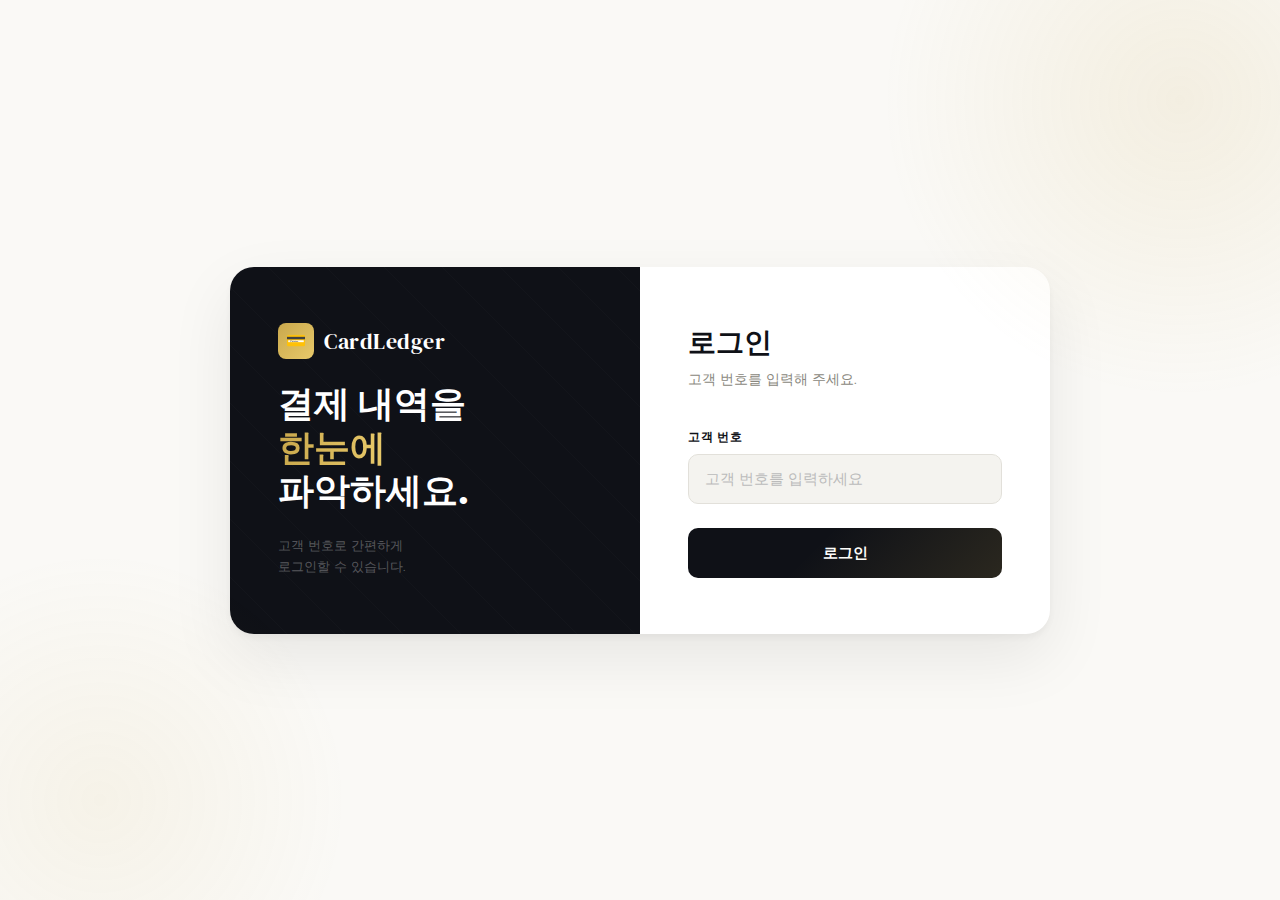
<file: src/main/webapp/login.html>
<!DOCTYPE html>
<html lang="ko">
<head>
<meta charset="UTF-8">
<meta name="viewport" content="width=device-width, initial-scale=1.0">
<title>CardLedger — 로그인</title>
<link href="https://fonts.googleapis.com/css2?family=DM+Serif+Display&family=DM+Sans:wght@300;400;500;600&display=swap" rel="stylesheet">
<style>
  *, *::before, *::after { box-sizing: border-box; margin: 0; padding: 0; }

  :root {
    --ink:    #0f1117;
    --smoke:  #f4f3ef;
    --cream:  #faf9f6;
    --gold:   #c9a84c;
    --gold2:  #e8c96a;
    --muted:  #8a8880;
    --border: #e2e0da;
    --red:    #c0392b;
  }

  body {
    font-family: 'DM Sans', sans-serif;
    background: var(--cream);
    min-height: 100vh;
    display: flex;
    align-items: center;
    justify-content: center;
    overflow: hidden;
  }

  body::before {
    content: '';
    position: fixed;
    top: -200px; right: -200px;
    width: 600px; height: 600px;
    background: radial-gradient(circle, rgba(201,168,76,0.12) 0%, transparent 70%);
    pointer-events: none;
  }
  body::after {
    content: '';
    position: fixed;
    bottom: -150px; left: -150px;
    width: 500px; height: 500px;
    background: radial-gradient(circle, rgba(201,168,76,0.08) 0%, transparent 70%);
    pointer-events: none;
  }

  .wrapper {
    display: flex;
    width: 820px;
    background: #fff;
    border-radius: 24px;
    box-shadow: 0 4px 6px rgba(0,0,0,0.04), 0 24px 64px rgba(0,0,0,0.08);
    overflow: hidden;
    animation: fadeUp 0.6s ease both;
  }

  @keyframes fadeUp {
    from { opacity:0; transform: translateY(24px); }
    to   { opacity:1; transform: translateY(0); }
  }

  /* 왼쪽 패널 */
  .panel-left {
    flex: 1;
    background: var(--ink);
    padding: 56px 48px;
    display: flex;
    flex-direction: column;
    justify-content: space-between;
    position: relative;
    overflow: hidden;
  }
  .panel-left::before {
    content: '';
    position: absolute;
    top: 0; left: 0; right: 0; bottom: 0;
    background: repeating-linear-gradient(
      45deg,
      transparent,
      transparent 40px,
      rgba(255,255,255,0.015) 40px,
      rgba(255,255,255,0.015) 41px
    );
  }

  .brand {
    display: flex;
    align-items: center;
    gap: 10px;
    position: relative;
  }
  .brand-icon {
    width: 36px; height: 36px;
    background: linear-gradient(135deg, var(--gold), var(--gold2));
    border-radius: 8px;
    display: flex; align-items: center; justify-content: center;
    font-size: 16px;
  }
  .brand-name {
    font-family: 'DM Serif Display', serif;
    font-size: 22px; color: #fff;
    letter-spacing: 0.5px;
  }

  .panel-copy { position: relative; }
  .panel-copy h2 {
    font-family: 'DM Serif Display', serif;
    font-size: 36px; color: #fff;
    line-height: 1.2;
  }
  .panel-copy h2 span {
    background: linear-gradient(90deg, var(--gold), var(--gold2));
    -webkit-background-clip: text;
    -webkit-text-fill-color: transparent;
  }

  .panel-bottom { position: relative; }
  .panel-bottom p {
    font-size: 13px;
    color: rgba(255,255,255,0.3);
    font-weight: 300;
    line-height: 1.6;
  }

  /* 오른쪽 폼 */
  .panel-right {
    flex: 1;
    padding: 56px 48px;
    display: flex;
    flex-direction: column;
    justify-content: center;
  }

  .form-header { margin-bottom: 40px; }
  .form-header h1 {
    font-family: 'DM Serif Display', serif;
    font-size: 28px; color: var(--ink);
    margin-bottom: 8px;
  }
  .form-header p {
    font-size: 14px; color: var(--muted); font-weight: 300;
  }

  .form-group { margin-bottom: 24px; }
  .form-group label {
    display: block;
    font-size: 12px; font-weight: 600; color: var(--ink);
    text-transform: uppercase; letter-spacing: 0.8px;
    margin-bottom: 8px;
  }
  .form-group input {
    width: 100%;
    padding: 14px 16px;
    border: 1.5px solid var(--border);
    border-radius: 10px;
    font-family: 'DM Sans', sans-serif;
    font-size: 15px; color: var(--ink);
    background: var(--smoke); outline: none;
    transition: border-color 0.2s, box-shadow 0.2s, background 0.2s;
  }
  .form-group input:focus {
    border-color: var(--gold);
    background: #fff;
    box-shadow: 0 0 0 4px rgba(201,168,76,0.1);
  }
  .form-group input::placeholder { color: #bbb; }

  .form-error {
    font-size: 12px; color: var(--red);
    margin-top: 6px; display: none;
  }
  .form-group.has-error input { border-color: var(--red); }
  .form-group.has-error .form-error { display: block; }

  .btn-login {
    width: 100%; padding: 15px;
    background: var(--ink); color: #fff;
    border: none; border-radius: 10px;
    font-family: 'DM Sans', sans-serif;
    font-size: 15px; font-weight: 600;
    cursor: pointer;
    transition: background 0.2s, transform 0.1s;
    position: relative; overflow: hidden;
  }
  .btn-login::after {
    content: '';
    position: absolute; inset: 0;
    background: linear-gradient(135deg, transparent 40%, rgba(201,168,76,0.15));
  }
  .btn-login:hover { background: #1e2230; }
  .btn-login:active { transform: scale(0.99); }
</style>
</head>
<body>

<div class="wrapper">
  <!-- 왼쪽 패널 -->
  <div class="panel-left">
    <div class="brand">
      <div class="brand-icon">💳</div>
      <span class="brand-name">CardLedger</span>
    </div>

    <div class="panel-copy">
      <h2>결제 내역을<br><span>한눈에</span><br>파악하세요.</h2>
    </div>

    <div class="panel-bottom">
      <p>고객 번호로 간편하게<br>로그인할 수 있습니다.</p>
    </div>
  </div>

  <!-- 오른쪽 폼 -->
  <div class="panel-right">
    <div class="form-header">
      <h1>로그인</h1>
      <p>고객 번호를 입력해 주세요.</p>
    </div>
    <div id="errorBanner" style="display:none;margin-bottom:20px;padding:12px 16px;background:#fef2f2;border:1px solid #fecaca;border-radius:10px;font-size:13px;color:#dc2626;font-weight:500;">
      고객 번호를 찾을 수 없습니다. 다시 확인해 주세요.
    </div>

    <form id="loginForm" action="login" method="POST" onsubmit="return handleLogin(event)">
      <div class="form-group" id="customerGroup">
        <label for="customerId">고객 번호</label>
        <input type="text" id="customerId" name="userId" placeholder="고객 번호를 입력하세요" autocomplete="off">
        <span class="form-error">고객 번호를 입력해 주세요.</span>
      </div>

      <button type="submit" class="btn-login">로그인</button>
    </form>
  </div>
</div>

<script>
// 페이지 로드 시 ?error=1 이면 에러 배너 표시 (서블릿 리다이렉트 처리)
window.addEventListener('DOMContentLoaded', function () {
  if (new URLSearchParams(location.search).get('error') === '1') {
    document.getElementById('errorBanner').style.display = 'block';
  }
});

// 폼 제출 전 클라이언트 유효성 검사
function handleLogin(e) {
  const customerId = document.getElementById('customerId').value.trim();
  document.getElementById('customerGroup').classList.remove('has-error');
  document.getElementById('errorBanner').style.display = 'none';

  if (!customerId) {
    document.getElementById('customerGroup').classList.add('has-error');
    e.preventDefault(); // 비어있으면 서버로 전송 안 함
    return false;
  }
  return true; // 값 있으면 form이 POST /login 으로 정상 제출
}
</script>
</body>
</html>
</file>
